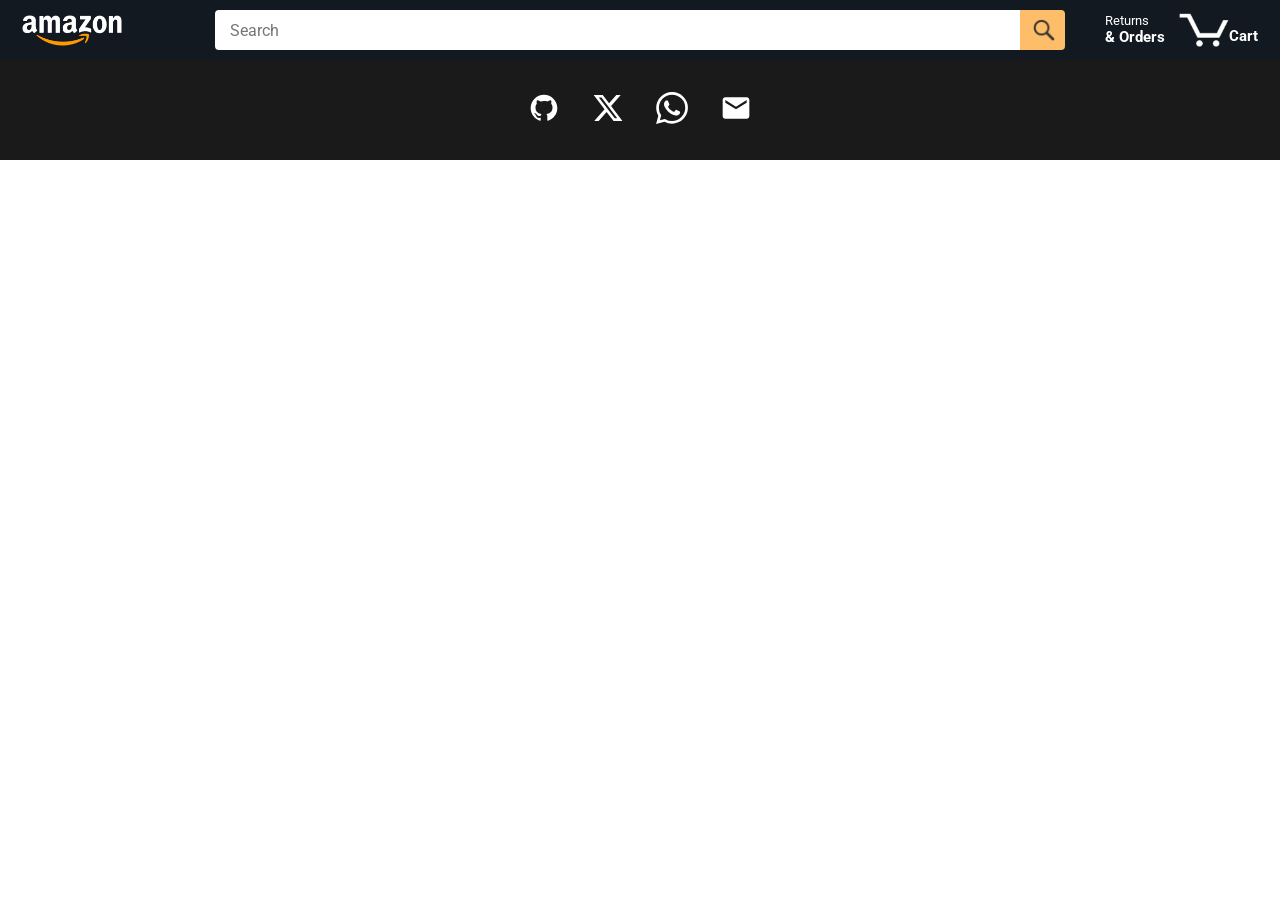
<file: index.html>
<!DOCTYPE html>
<html>
  <head>
    <title>Amazon Project</title>

    <!-- This code is needed for responsive design to work.
      (Responsive design = make the website look good on
      smaller screen sizes like a phone or a tablet). -->
    <meta name="viewport" content="width=device-width, initial-scale=1">

    <!-- Load a font called Roboto from Google Fonts. -->
    <link rel="preconnect" href="https://fonts.googleapis.com">
    <link rel="preconnect" href="https://fonts.gstatic.com" crossorigin>
    <link href="https://fonts.googleapis.com/css2?family=Roboto:wght@400;500;700&display=swap" rel="stylesheet">

    <!-- Here are the CSS files for this page. -->
    <link rel="stylesheet" href="styles/shared/general.css">
    <link rel="stylesheet" href="styles/shared/amazon-header.css">
    <link rel="stylesheet" href="styles/pages/amazon.css">
  </head>
  <body>
    <div class="amazon-header">
      <div class="amazon-header-left-section">
        <a href="amazon.html" class="header-link">
          <img class="amazon-logo"
            src="images/amazon-logo-white.png">
          <img class="amazon-mobile-logo"
            src="images/amazon-mobile-logo-white.png">
        </a>
      </div>

      <div class="amazon-header-middle-section">
        <input class="search-bar" type="text" placeholder="Search">

        <button class="search-button">
          <img class="search-icon" src="images/icons/search-icon.png">
        </button>
      </div>

      <div class="amazon-header-right-section">
        <a class="orders-link header-link" href="orders.html">
          <span class="returns-text">Returns</span>
          <span class="orders-text">& Orders</span>
        </a>

        <a class="cart-link header-link" href="checkout.html">
          <img class="cart-icon" src="images/icons/cart-icon.png">
          <div class="cart-quantity js-cart-quantity"></div>
          <div class="cart-text">Cart</div>
        </a>
      </div>
    </div>
    
    <div class="main">
      <div class="products-grid js-products">
      </div>
    </div>
    <!--Footer-->

       <footer>
        <div class="social-links">
            <a href="https://github.com/genius-vice" target="_blank" aria-label="GitHub">
                <svg viewBox="0 0 24 24" fill="currentColor">
                    <path d="M12 2C6.477 2 2 6.477 2 12c0 4.42 2.865 8.17 6.839 9.49.5.092.682-.217.682-.482 0-.237-.008-.866-.013-1.7-2.782.603-3.369-1.34-3.369-1.34-.454-1.156-1.11-1.464-1.11-1.464-.908-.62.069-.608.069-.608 1.003.07 1.531 1.03 1.531 1.03.892 1.529 2.341 1.087 2.91.831.092-.646.35-1.086.636-1.336-2.22-.253-4.555-1.11-4.555-4.943 0-1.091.39-1.984 1.029-2.683-.103-.253-.446-1.27.098-2.647 0 0 .84-.269 2.75 1.025A9.578 9.578 0 0112 6.836c.85.004 1.705.114 2.504.336 1.909-1.294 2.747-1.025 2.747-1.025.546 1.377.203 2.394.1 2.647.64.699 1.028 1.592 1.028 2.683 0 3.842-2.339 4.687-4.566 4.935.359.309.678.919.678 1.852 0 1.336-.012 2.415-.012 2.743 0 .267.18.578.688.48C19.138 20.167 22 16.418 22 12c0-5.523-4.477-10-10-10z"/>
                </svg>
            </a>
            <a href="https://x.com/AMuhammad26213" target="_blank" aria-label="X (Twitter)">
                <svg viewBox="0 0 24 24" fill="currentColor">
                    <path d="M18.244 2.25h3.308l-7.227 8.26 8.502 11.24H16.17l-5.214-6.817L4.99 21.75H1.68l7.73-8.835L1.254 2.25H8.08l4.713 6.231zm-1.161 17.52h1.833L7.084 4.126H5.117z"/>
                </svg>
            </a>
            <a href="https://wa.me/+2347049061807" target="_blank" aria-label="WhatsApp">
                <svg viewBox="0 0 24 24" fill="currentColor">
                    <path d="M17.472 14.382c-.297-.149-1.758-.867-2.03-.967-.273-.099-.471-.148-.67.15-.197.297-.767.966-.94 1.164-.173.199-.347.223-.644.075-.297-.15-1.255-.463-2.39-1.475-.883-.788-1.48-1.761-1.653-2.059-.173-.297-.018-.458.13-.606.134-.133.298-.347.446-.52.149-.174.198-.298.298-.497.099-.198.05-.371-.025-.52-.075-.149-.669-1.612-.916-2.207-.242-.579-.487-.5-.669-.51-.173-.008-.371-.01-.57-.01-.198 0-.52.074-.792.372-.272.297-1.04 1.016-1.04 2.479 0 1.462 1.065 2.875 1.213 3.074.149.198 2.096 3.2 5.077 4.487.709.306 1.262.489 1.694.625.712.227 1.36.195 1.871.118.571-.085 1.758-.719 2.006-1.413.248-.694.248-1.289.173-1.413-.074-.124-.272-.198-.57-.347m-5.421 7.403h-.004a9.87 9.87 0 01-5.031-1.378l-.361-.214-3.741.982.998-3.648-.235-.374a9.86 9.86 0 01-1.51-5.26c.001-5.45 4.436-9.884 9.888-9.884 2.64 0 5.122 1.03 6.988 2.898a9.825 9.825 0 012.893 6.994c-.003 5.45-4.437 9.884-9.885 9.884m8.413-18.297A11.815 11.815 0 0012.05 0C5.495 0 .16 5.335.157 11.892c0 2.096.547 4.142 1.588 5.945L.057 24l6.305-1.654a11.882 11.882 0 005.683 1.448h.005c6.554 0 11.89-5.335 11.893-11.893a11.821 11.821 0 00-3.48-8.413z"/>
                </svg>
            </a>
             <a href="mailto:your.am2383364@gmail.com" aria-label="Email">
                <svg viewBox="0 0 24 24" fill="currentColor">
                    <path d="M20 4H4c-1.1 0-1.99.9-1.99 2L2 18c0 1.1.9 2 2 2h16c1.1 0 2-.9 2-2V6c0-1.1-.9-2-2-2zm0 4l-8 5-8-5V6l8 5 8-5v2z"/>
                </svg>
            </a>
        </div>
    </footer>

    <script type="module" src="Javascript/amazon.js"></script>
  </body>
</html>
</file>
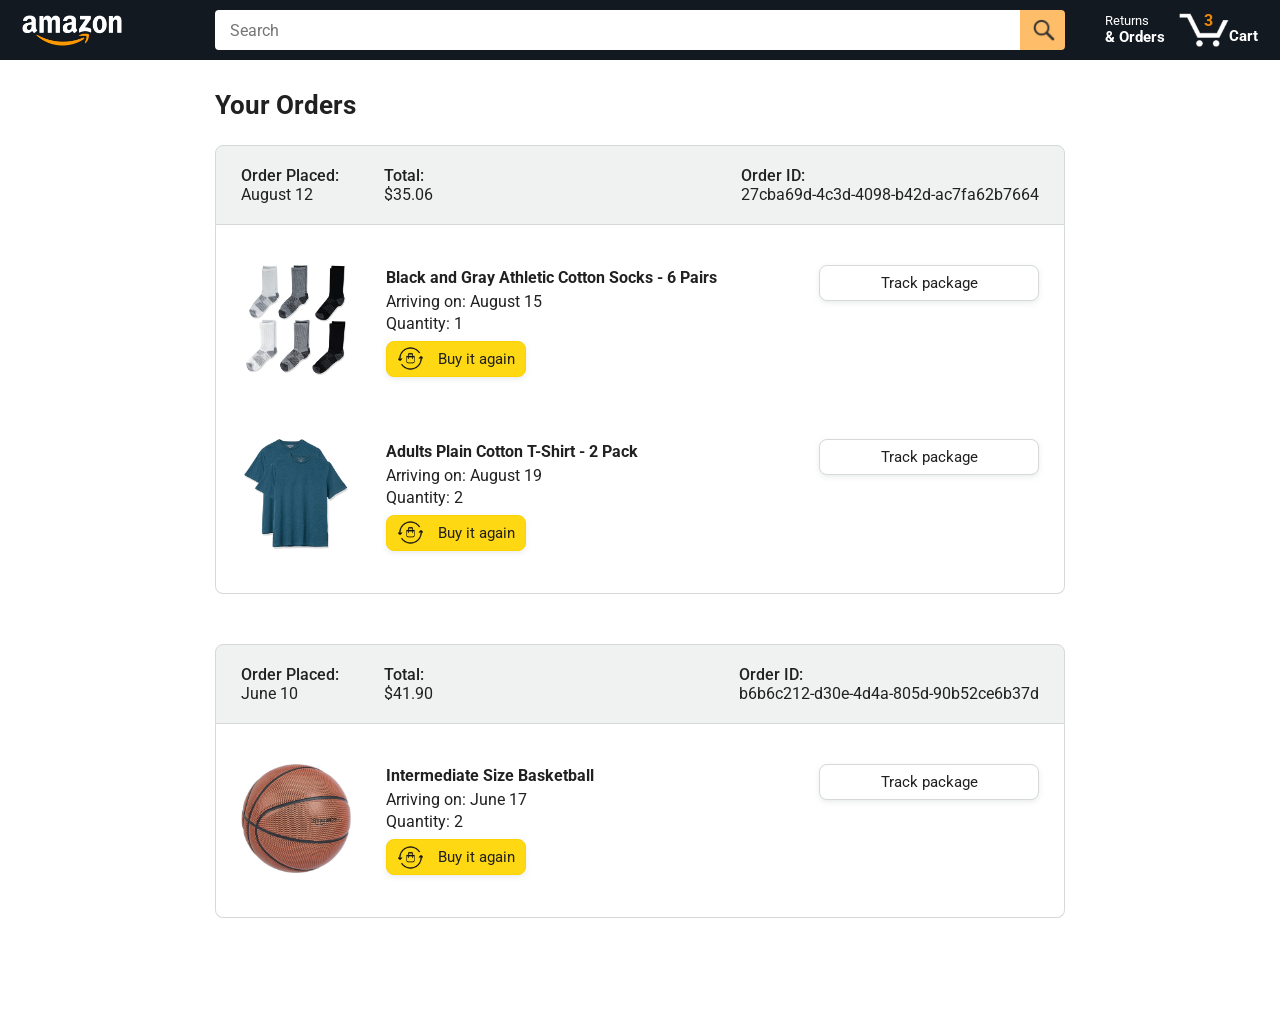
<file: orders.html>
<!DOCTYPE html>
<html>
  <head>
    <title>Orders</title>

    <!-- This code is needed for responsive design to work.
      (Responsive design = make the website look good on
      smaller screen sizes like a phone or a tablet). -->
    <meta name="viewport" content="width=device-width, initial-scale=1">

    <!-- Load a font called Roboto from Google Fonts. -->
    <link rel="preconnect" href="https://fonts.googleapis.com">
    <link rel="preconnect" href="https://fonts.gstatic.com" crossorigin>
    <link href="https://fonts.googleapis.com/css2?family=Roboto:wght@400;500;700&display=swap" rel="stylesheet">

    <!-- Here are the CSS files for this page. -->
    <link rel="stylesheet" href="styles/shared/general.css">
    <link rel="stylesheet" href="styles/shared/amazon-header.css">
    <link rel="stylesheet" href="styles/pages/orders.css">
  </head>
  <body>
    <div class="amazon-header">
      <div class="amazon-header-left-section">
        <a href="index.html" class="header-link">
          <img class="amazon-logo"
            src="images/amazon-logo-white.png">
          <img class="amazon-mobile-logo"
            src="images/amazon-mobile-logo-white.png">
        </a>
      </div>

      <div class="amazon-header-middle-section">
        <input class="search-bar" type="text" placeholder="Search">

        <button class="search-button">
          <img class="search-icon" src="images/icons/search-icon.png">
        </button>
      </div>

      <div class="amazon-header-right-section">
        <a class="orders-link header-link" href="orders.html">
          <span class="returns-text">Returns</span>
          <span class="orders-text">& Orders</span>
        </a>

        <a class="cart-link header-link" href="checkout.html">
          <img class="cart-icon" src="images/icons/cart-icon.png">
          <div class="cart-quantity">3</div>
          <div class="cart-text">Cart</div>
        </a>
      </div>
    </div>

    <div class="main">
      <div class="page-title">Your Orders</div>

      <div class="orders-grid">
        <div class="order-container">
          
          <div class="order-header">
            <div class="order-header-left-section">
              <div class="order-date">
                <div class="order-header-label">Order Placed:</div>
                <div>August 12</div>
              </div>
              <div class="order-total">
                <div class="order-header-label">Total:</div>
                <div>$35.06</div>
              </div>
            </div>

            <div class="order-header-right-section">
              <div class="order-header-label">Order ID:</div>
              <div>27cba69d-4c3d-4098-b42d-ac7fa62b7664</div>
            </div>
          </div>

          <div class="order-details-grid">
            <div class="product-image-container">
              <img src="images/products/athletic-cotton-socks-6-pairs.jpg">
            </div>

            <div class="product-details">
              <div class="product-name">
                Black and Gray Athletic Cotton Socks - 6 Pairs
              </div>
              <div class="product-delivery-date">
                Arriving on: August 15
              </div>
              <div class="product-quantity">
                Quantity: 1
              </div>
              <button class="buy-again-button button-primary">
                <img class="buy-again-icon" src="images/icons/buy-again.png">
                <span class="buy-again-message">Buy it again</span>
              </button>
            </div>

            <div class="product-actions">
              <a href="tracking.html">
                <button class="track-package-button button-secondary">
                  Track package
                </button>
              </a>
            </div>

            <div class="product-image-container">
              <img src="images/products/adults-plain-cotton-tshirt-2-pack-teal.jpg">
            </div>

            <div class="product-details">
              <div class="product-name">
                Adults Plain Cotton T-Shirt - 2 Pack
              </div>
              <div class="product-delivery-date">
                Arriving on: August 19
              </div>
              <div class="product-quantity">
                Quantity: 2
              </div>
              <button class="buy-again-button button-primary">
                <img class="buy-again-icon" src="images/icons/buy-again.png">
                <span class="buy-again-message">Buy it again</span>
              </button>
            </div>

            <div class="product-actions">
              <a href="tracking.html">
                <button class="track-package-button button-secondary">
                  Track package
                </button>
              </a>
            </div>
          </div>
        </div>

        <div class="order-container">

          <div class="order-header">
            <div class="order-header-left-section">
              <div class="order-date">
                <div class="order-header-label">Order Placed:</div>
                <div>June 10</div>
              </div>
              <div class="order-total">
                <div class="order-header-label">Total:</div>
                <div>$41.90</div>
              </div>
            </div>

            <div class="order-header-right-section">
              <div class="order-header-label">Order ID:</div>
              <div>b6b6c212-d30e-4d4a-805d-90b52ce6b37d</div>
            </div>
          </div>

          <div class="order-details-grid">
            <div class="product-image-container">
              <img src="images/products/intermediate-composite-basketball.jpg">
            </div>

            <div class="product-details">
              <div class="product-name">
                Intermediate Size Basketball
              </div>
              <div class="product-delivery-date">
                Arriving on: June 17
              </div>
              <div class="product-quantity">
                Quantity: 2
              </div>
              <button class="buy-again-button button-primary">
                <img class="buy-again-icon" src="images/icons/buy-again.png">
                <span class="buy-again-message">Buy it again</span>
              </button>
            </div>

            <div class="product-actions">
              <a href="tracking.html">
                <button class="track-package-button button-secondary">
                  Track package
                </button>
              </a>
            </div>
          </div>
        </div>
      </div>
    </div>
  </body>
</html>
</file>
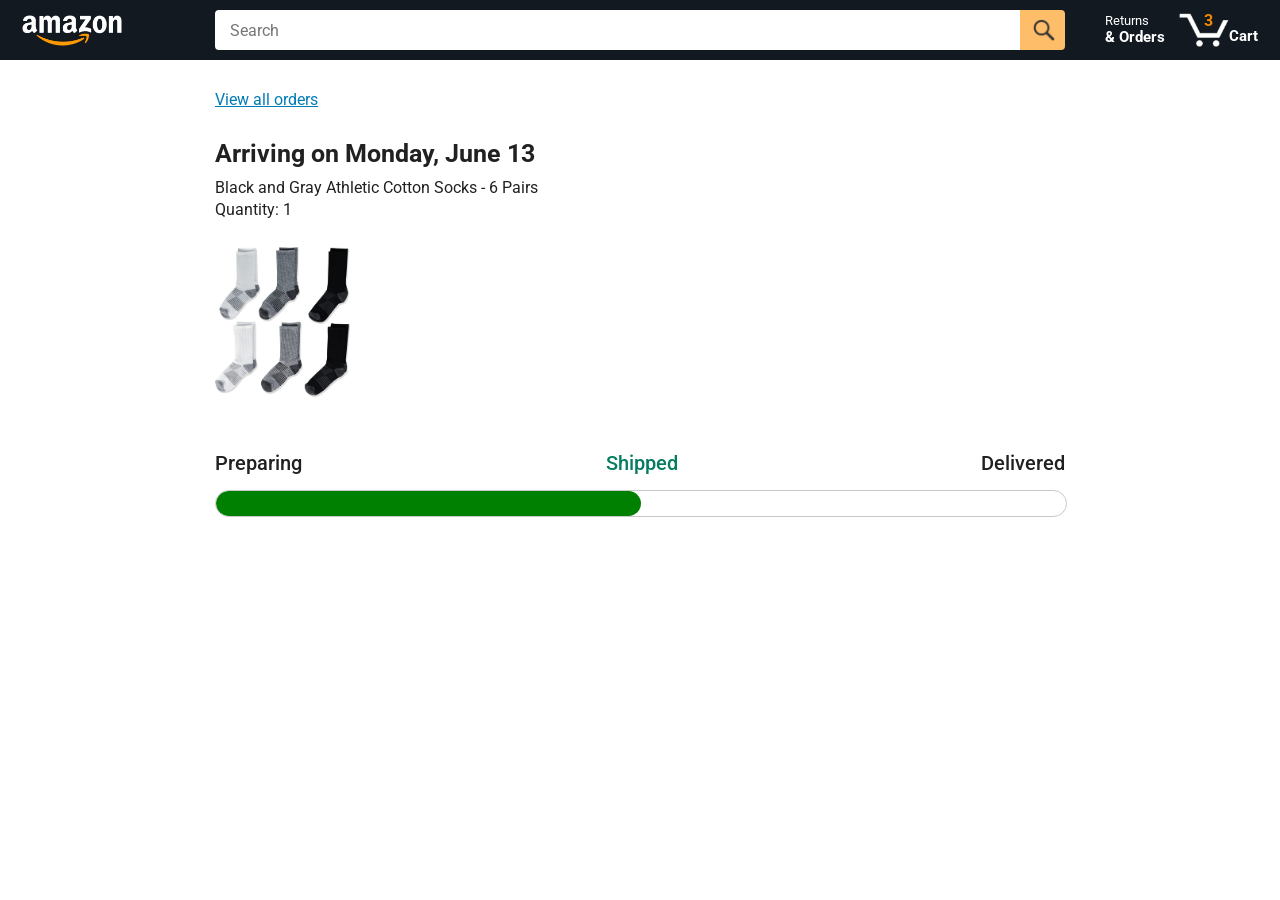
<file: tracking.html>
<!DOCTYPE html>
<html>
  <head>
    <title>Tracking</title>

    <!-- This code is needed for responsive design to work.
      (Responsive design = make the website look good on
      smaller screen sizes like a phone or a tablet). -->
    <meta name="viewport" content="width=device-width, initial-scale=1">

    <!-- Load a font called Roboto from Google Fonts. -->
    <link rel="preconnect" href="https://fonts.googleapis.com">
    <link rel="preconnect" href="https://fonts.gstatic.com" crossorigin>
    <link href="https://fonts.googleapis.com/css2?family=Roboto:wght@400;500;700&display=swap" rel="stylesheet">

    <!-- Here are the CSS files for this page. -->
    <link rel="stylesheet" href="styles/shared/general.css">
    <link rel="stylesheet" href="styles/shared/amazon-header.css">
    <link rel="stylesheet" href="styles/pages/tracking.css">
  </head>
  <body>
    <div class="amazon-header">
      <div class="amazon-header-left-section">
        <a href="index.html" class="header-link">
          <img class="amazon-logo"
            src="images/amazon-logo-white.png">
          <img class="amazon-mobile-logo"
            src="images/amazon-mobile-logo-white.png">
        </a>
      </div>

      <div class="amazon-header-middle-section">
        <input class="search-bar" type="text" placeholder="Search">

        <button class="search-button">
          <img class="search-icon" src="images/icons/search-icon.png">
        </button>
      </div>

      <div class="amazon-header-right-section">
        <a class="orders-link header-link" href="orders.html">
          <span class="returns-text">Returns</span>
          <span class="orders-text">& Orders</span>
        </a>

        <a class="cart-link header-link" href="checkout.html">
          <img class="cart-icon" src="images/icons/cart-icon.png">
          <div class="cart-quantity">3</div>
          <div class="cart-text">Cart</div>
        </a>
      </div>
    </div>

    <div class="main">
      <div class="order-tracking">
        <a class="back-to-orders-link link-primary" href="orders.html">
          View all orders
        </a>

        <div class="delivery-date">
          Arriving on Monday, June 13
        </div>

        <div class="product-info">
          Black and Gray Athletic Cotton Socks - 6 Pairs
        </div>

        <div class="product-info">
          Quantity: 1
        </div>

        <img class="product-image" src="images/products/athletic-cotton-socks-6-pairs.jpg">

        <div class="progress-labels-container">
          <div class="progress-label">
            Preparing
          </div>
          <div class="progress-label current-status">
            Shipped
          </div>
          <div class="progress-label">
            Delivered
          </div>
        </div>

        <div class="progress-bar-container">
          <div class="progress-bar"></div>
        </div>
      </div>
    </div>
    <script>
      const url = new URL(window.location.href);
      console.log(url.searchParams.get('orderId'));
    </script>
  </body>
</html>
</file>
<file: styles/shared/general.css>
body {
  font-family: Roboto, Arial;
  color: rgb(33, 33, 33);
  /* The <body> element has a default margin of 8px
     on all sides. This removes the default margins. */
  margin: 0;
}

/* <p> elements have a default margin on the top
   and bottom. This removes the default margins. */
p {
  margin: 0;
}

button {
  cursor: pointer;
}

select {
  cursor: pointer;
}

input, select, button {
  font-family: Roboto, Arial;
}

.button-primary {
  color: rgb(33, 33, 33);
  background-color: rgb(255, 216, 20);
  border: 1px solid rgb(252, 210, 0);
  border-radius: 8px;
  cursor: pointer;
  box-shadow: 0 2px 5px rgba(213, 217, 217, 0.5);
}

.button-primary:hover {
  background-color: rgb(247, 202, 0);
  border: 1px solid rgb(242, 194, 0);
}

.button-primary:active {
  background: rgb(255, 216, 20);
  border-color: rgb(252, 210, 0);
  box-shadow: none;
}

.button-secondary {
  color: rgb(33, 33, 33);
  background: white;
  border: 1px solid rgb(213, 217, 217);
  border-radius: 8px;
  cursor: pointer;
  box-shadow: 0 2px 5px rgba(213, 217, 217, 0.5);
}

.button-secondary:hover {
  background-color: rgb(247, 250, 250);
}

.button-secondary:active {
  background-color: rgb(237, 253, 255);
  box-shadow: none;
}

/* These styles will limit text to 2 lines. Anything
   beyond 2 lines will be replaced with "..."
   You can find this code by using an A.I. tool or by
   searching in Google.
   https://css-tricks.com/almanac/properties/l/line-clamp/ */
.limit-text-to-2-lines {
  display: -webkit-box;
  -webkit-line-clamp: 2;
  -webkit-box-orient: vertical;
  overflow: hidden;
}

.link-primary {
  color: rgb(1, 124, 182);
  cursor: pointer;
}

.link-primary:hover {
  color: rgb(196, 80, 0);
}

/* Styles for dropdown selectors. */
select {
  color: rgb(33, 33, 33);
  background-color: rgb(240, 240, 240);
  border: 1px solid rgb(213, 217, 217);
  border-radius: 8px;
  padding: 3px 5px;
  font-size: 15px;
  cursor: pointer;
  box-shadow: 0 2px 5px rgba(213, 217, 217, 0.5);
}

select:focus,
input:focus {
  outline: 2px solid rgb(255, 153, 0);
}
</file>
<file: styles/shared/amazon-header.css>
.amazon-header {
  background-color: rgb(19, 25, 33);
  color: white;
  padding-left: 15px;
  padding-right: 15px;

  display: flex;
  align-items: center;
  justify-content: space-between;

  position: fixed;
  top: 0;
  left: 0;
  right: 0;
  height: 60px;
}

.amazon-header-left-section {
  width: 180px;
}

@media (max-width: 800px) {
  .amazon-header-left-section {
    width: unset;
  }
}

.header-link {
  display: inline-block;
  padding: 6px;
  border-radius: 2px;
  cursor: pointer;
  text-decoration: none;
  border: 1px solid rgba(0, 0, 0, 0);
}

.header-link:hover {
  border: 1px solid white;
}

.amazon-logo {
  width: 100px;
  margin-top: 5px;
}

.amazon-mobile-logo {
  display: none;
}

@media (max-width: 575px) {
  .amazon-logo {
    display: none;
  }

  .amazon-mobile-logo {
    display: block;
    height: 35px;
    margin-top: 5px;
  }
}

.amazon-header-middle-section {
  flex: 1;
  max-width: 850px;
  margin-left: 10px;
  margin-right: 10px;
  display: flex;
}

.search-bar {
  flex: 1;
  width: 0;
  font-size: 16px;
  height: 38px;
  padding-left: 15px;
  border: none;
  border-top-left-radius: 4px;
  border-bottom-left-radius: 4px;
  border-top-right-radius: 0;
  border-bottom-right-radius: 0;
}

.search-button {
  background-color: rgb(254, 189, 105);
  border: none;
  width: 45px;
  height: 40px;
  border-top-right-radius: 4px;
  border-bottom-right-radius: 4px;
  flex-shrink: 0;
}

.search-icon {
  height: 22px;
  margin-left: 2px;
  margin-top: 3px;
}

.amazon-header-right-section {
  width: 180px;
  flex-shrink: 0;
  display: flex;
  justify-content: end;
}

.orders-link {
  color: white;
}

.returns-text {
  display: block;
  font-size: 13px;
}

.orders-text {
  display: block;
  font-size: 15px;
  font-weight: 700;
}

.cart-link {
  color: white;
  display: flex;
  align-items: center;
  position: relative;
}

.cart-icon {
  width: 50px;
}

.cart-text {
  margin-top: 12px;
  font-size: 15px;
  font-weight: 700;
}

.cart-quantity {
  color: rgb(240, 136, 4);
  font-size: 16px;
  font-weight: 700;

  position: absolute;
  top: 4px;
  left: 22px;
  
  width: 26px;
  text-align: center;
}
</file>
<file: styles/pages/amazon.css>
.main {
  margin-top: 60px;
}

.products-grid {
  display: grid;

  /* - In CSS Grid, 1fr means a column will take up the
       remaining space in the grid.
     - If we write 1fr 1fr ... 1fr; 8 times, this will
       divide the grid into 8 columns, each taking up an
       equal amount of the space.
     - repeat(8, 1fr); is a shortcut for repeating "1fr"
       8 times (instead of typing out "1fr" 8 times).
       repeat(...) is a special property that works with
       display: grid; */
  grid-template-columns: repeat(8, 1fr);
}

/* @media is used to create responsive design (making the
   website look good on any screen size). This @media
   means when the screen width is 2000px or less, we
   will divide the grid into 7 columns instead of 8. */
@media (max-width: 2000px) {
  .products-grid {
    grid-template-columns: repeat(7, 1fr);
  }
}

/* This @media means when the screen width is 1600px or
   less, we will divide the grid into 6 columns. */
@media (max-width: 1600px) {
  .products-grid {
    grid-template-columns: repeat(6, 1fr);
  }
}

@media (max-width: 1300px) {
  .products-grid {
    grid-template-columns: repeat(5, 1fr);
  }
}

@media (max-width: 1000px) {
  .products-grid {
    grid-template-columns: repeat(4, 1fr);
  }
}

@media (max-width: 800px) {
  .products-grid {
    grid-template-columns: repeat(3, 1fr);
  }
}

@media (max-width: 575px) {
  .products-grid {
    grid-template-columns: repeat(2, 1fr);
  }
}

@media (max-width: 450px) {
  .products-grid {
    grid-template-columns: 1fr;
  }
}

.product-container {
  padding-top: 40px;
  padding-bottom: 25px;
  padding-left: 25px;
  padding-right: 25px;

  border-right: 1px solid rgb(231, 231, 231);
  border-bottom: 1px solid rgb(231, 231, 231);

  display: flex;
  flex-direction: column;
}

.product-image-container {
  display: flex;
  justify-content: center;
  align-items: center;

  height: 180px;
  margin-bottom: 20px;
}

.product-image {
  /* Images will overflow their container by default. To
    prevent this, we set max-width and max-height to 100%
    so they stay inside their container. */
  max-width: 100%;
  max-height: 100%;
}

.product-name {
  height: 40px;
  margin-bottom: 5px;
}

.product-rating-container {
  display: flex;
  align-items: center;
  margin-bottom: 10px;
}

.product-rating-stars {
  width: 100px;
  margin-right: 6px;
}

.product-rating-count {
  color: rgb(1, 124, 182);
  cursor: pointer;
  margin-top: 3px;
}

.product-price {
  font-weight: 700;
  margin-bottom: 10px;
}

.product-quantity-container {
  margin-bottom: 17px;
}

.product-spacer {
  flex: 1;
}

.added-to-cart {
  color: rgb(6, 125, 98);
  font-size: 16px;

  display: flex;
  align-items: center;
  margin-bottom: 8px;

  /* At first, the "Added to cart" message will
     be invisible. Use JavaScript to change the
     opacity and make it visible. */
  opacity: 0;
}

.added-to-cart img {
  height: 20px;
  margin-right: 5px;
}

.add-to-cart-button {
  width: 100%;
  padding: 8px;
  border-radius: 50px;
}

 footer {
            background: #1a1a1a;
            padding: 2rem;
            text-align: center;
        }

        .social-links {
            display: flex;
            justify-content: center;
            gap: 2rem;
        }

        .social-links a {
            color: #fff;
            transition: transform 0.3s, color 0.3s;
            display: inline-block;
        }

        .social-links a:hover {
            transform: translateY(-3px);
            color: #0ea5e9;
        }

        .social-links svg {
            width: 32px;
            height: 32px;
        }
</file>
<file: styles/pages/orders.css>
.main {
  max-width: 850px;
  margin-top: 90px;
  margin-bottom: 100px;
  padding-left: 20px;
  padding-right: 20px;

  /* margin-left: auto;
     margin-right auto;
     Is a trick for centering an element horizontally
     without needing a container. */
  margin-left: auto;
  margin-right: auto;
}

.page-title {
  font-weight: 700;
  font-size: 26px;
  margin-bottom: 25px;
}

.orders-grid {
  display: grid;
  grid-template-columns: 1fr;
  row-gap: 50px;
}

.order-header {
  background-color: rgb(240, 242, 242);
  border: 1px solid rgb(213, 217, 217);

  display: flex;
  align-items: center;
  justify-content: space-between;

  padding: 20px 25px;
  border-top-left-radius: 8px;
  border-top-right-radius: 8px;
}

.order-header-left-section {
  display: flex;
  flex-shrink: 0;
}

.order-header-label {
  font-weight: 500;
}

.order-date,
.order-total {
  margin-right: 45px;
}

.order-header-right-section {
  flex-shrink: 1;
}

@media (max-width: 575px) {
  .order-header {
    flex-direction: column;
    align-items: start;
    line-height: 23px;
    padding: 15px;
  }

  .order-header-left-section {
    flex-direction: column;
  }

  .order-header-label {
    margin-right: 5px;
  }

  .order-date,
  .order-total {
    display: grid;
    grid-template-columns: auto 1fr;
    margin-right: 0;
  }

  .order-header-right-section {
    display: grid;
    grid-template-columns: auto 1fr;
  }
}

.order-details-grid {
  padding: 40px 25px;
  border: 1px solid rgb(213, 217, 217);
  border-top: none;
  border-bottom-left-radius: 8px;
  border-bottom-right-radius: 8px;

  display: grid;
  grid-template-columns: 110px 1fr 220px;
  column-gap: 35px;
  row-gap: 60px;
  align-items: center;
}

@media (max-width: 800px) {
  .order-details-grid {
    grid-template-columns: 110px 1fr;
    row-gap: 0;
    padding-bottom: 8px;
  }
}

@media (max-width: 450px) {
  .order-details-grid {
    grid-template-columns: 1fr;
  }
}

.product-image-container {
  text-align: center;
}

.product-image-container img {
  max-width: 110px;
  max-height: 110px;
}

.product-name {
  font-weight: 700;
  margin-bottom: 5px;
}

.product-delivery-date {
  margin-bottom: 3px;
}

.product-quantity {
  margin-bottom: 8px;
}

.buy-again-button {
  font-size: 15px;
  width: 140px;
  height: 36px;
  border-radius: 8px;

  display: flex;
  align-items: center;
  justify-content: center;
}

.buy-again-icon {
  width: 25px;
  margin-right: 15px;
}

.product-actions {
  align-self: start;
}

.track-package-button {
  width: 100%;
  font-size: 15px;
  padding: 8px;
}

@media (max-width: 800px) {
  .buy-again-button {
    margin-bottom: 10px;
  }

  .product-actions {
    /* grid-column: 2 means this element will be placed
       in column 2 in the grid. (Normally, the column that
       an element is placed in is determined by the order
       of the elements in the HTML. grid-column overrides
       this default ordering). */
    grid-column: 2;
    margin-bottom: 30px;
  }

  .track-package-button {
    width: 140px;
  }
}

@media (max-width: 450px) {
  .product-image-container {
    text-align: center;
    margin-bottom: 25px;
  }

  .product-image-container img {
    max-width: 150px;
    max-height: 150px;
  }

  .product-name {
    margin-bottom: 10px;
  }

  .product-quantity {
    margin-bottom: 15px;
  }

  .buy-again-button {
    width: 100%;
    margin-bottom: 15px;
  }

  .product-actions {
    /* grid-column: auto; undos grid-column: 2; from above.
       This element will now be placed in its normal column
       in the grid. */
    grid-column: auto;
    margin-bottom: 70px;
  }

  .track-package-button {
    width: 100%;
    padding: 12px;
  }
}
</file>
<file: styles/pages/tracking.css>
.main {
  max-width: 850px;
  margin-top: 90px;
  margin-bottom: 100px;
  padding-left: 30px;
  padding-right: 30px;

  /* margin-left: auto;
     margin-right auto;
     Is a trick for centering an element horizontally
     without needing a container. */
  margin-left: auto;
  margin-right: auto;
}

.back-to-orders-link {
  display: inline-block;
  margin-bottom: 30px;
}

.delivery-date {
  font-size: 25px;
  font-weight: 700;
  margin-bottom: 10px;
}

.product-info {
  margin-bottom: 3px;
}

.product-image {
  max-width: 150px;
  max-height: 150px;
  margin-top: 25px;
  margin-bottom: 50px;
}

.progress-labels-container {
  display: flex;
  justify-content: space-between;
  font-size: 20px;
  font-weight: 500;
  margin-bottom: 15px;
}

.current-status {
  color: rgb(6, 125, 98);
}

@media (max-width: 575px) {
  .progress-labels-container {
    font-size: 16px;
  }
}

@media (max-width: 450px) {
  .progress-labels-container {
    flex-direction: column;
    margin-bottom: 5px;
  }

  .progress-label {
    margin-bottom: 3px;
  }
}

.progress-bar-container {
  height: 25px;
  width: 100%;

  border: 1px solid rgb(200, 200, 200);
  border-radius: 50px;
  overflow: hidden;
}

.progress-bar {
  height: 100%;
  background-color: green;
  border-radius: 50px;
  width: 50%;
}
</file>
